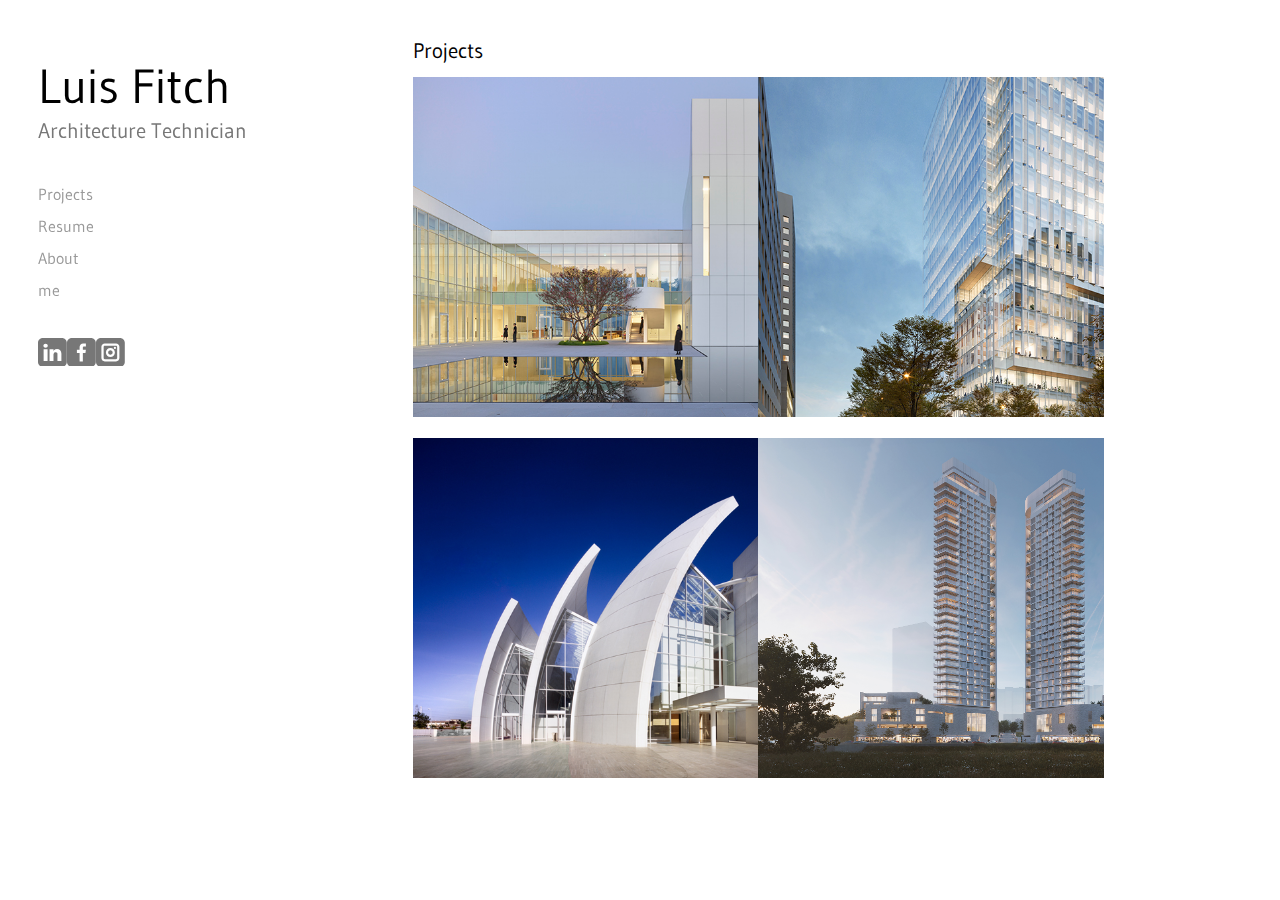
<file: index.html>
<!DOCTYPE html>
<html lang="en">
<head>
    <meta charset="UTF-8">
    <meta name="viewport" content="width=device-width, initial-scale=1.0">
    <title>Luis Fitch | Home</title>
    <link rel="stylesheet" href="index-style.css">
</head>
<body>
<main>
    <div class="wrapper">
        <span class="heading">Luis Fitch</span>
        <span class="sub-heading">Architecture Technician</span>
        <nav>
            <ul class="nav-menu">
                <li><a href="index.html">Projects</a></li>
                <li><a href="resume.html">Resume</a></li>
                <li><a href="about.html">About me</a></li>
            </ul>
        </nav>
        <ul class="social-media">
            <li>
                <a href="">
                    <svg height="24" id="svg4647" version="1.1" viewBox="0 0 6.3499999 6.3500002" width="24" xmlns="http://www.w3.org/2000/svg" xmlns:cc="http://creativecommons.org/ns#" xmlns:dc="http://purl.org/dc/elements/1.1/" xmlns:inkscape="http://www.inkscape.org/namespaces/inkscape" xmlns:rdf="http://www.w3.org/1999/02/22-rdf-syntax-ns#" xmlns:sodipodi="http://sodipodi.sourceforge.net/DTD/sodipodi-0.dtd" xmlns:svg="http://www.w3.org/2000/svg"><defs id="defs4641"/><g id="layer1" transform="translate(0,-290.64999)"><path d="M 1.058333,234.10475 C 0.47201702,234.10475 2.4999999e-8,234.57677 2.4999999e-8,235.16308 v 4.23334 c 0,0.58631 0.472016995000001,1.05833 1.058332975000001,1.05833 h 4.233334 c 0.586317,0 1.058333,-0.47202 1.058333,-1.05833 v -4.23334 c 0,-0.58631 -0.472016,-1.05833 -1.058333,-1.05833 z m 0.794267,1.05833 h 2.644283 c 0.435161,0 0.795301,0.35808 0.795301,0.79324 v 2.64635 c 0,0.43516 -0.36014,0.79271 -0.795301,0.79271 H 1.8526 c -0.435161,0 -0.794783,-0.35755 -0.794783,-0.79271 v -2.64635 c 0,-0.43516 0.359622,-0.79324 0.794783,-0.79324 z m 0,0.52969 c -0.151155,0 -0.265617,0.11239 -0.265617,0.26355 v 2.64635 c 0,0.15115 0.114462,0.26355 0.265617,0.26355 h 2.644283 c 0.151156,0 0.266134,-0.1124 0.266134,-0.26355 v -2.64635 c 0,-0.15116 -0.114978,-0.26355 -0.266134,-0.26355 z m 2.380734,0.26406 a 0.26458334,0.26458334 0 0 1 0.264583,0.26459 0.26458334,0.26458334 0 0 1 -0.264583,0.26458 0.26458334,0.26458334 0 0 1 -0.264584,-0.26458 0.26458334,0.26458334 0 0 1 0.264584,-0.26459 z M 3.175,236.22193 c 0.581368,0 1.058334,0.47697 1.058334,1.05834 0,0.58136 -0.476966,1.05885 -1.058334,1.05885 -0.581367,0 -1.05885,-0.47749 -1.05885,-1.05885 0,-0.58137 0.477483,-1.05834 1.05885,-1.05834 z m 0,0.52917 c -0.295384,0 -0.529683,0.23378 -0.529683,0.52917 0,0.29538 0.234299,0.52968 0.529683,0.52968 0.295385,0 0.529167,-0.2343 0.529167,-0.52968 0,-0.29539 -0.233782,-0.52917 -0.529167,-0.52917 z" id="rect4598" style="opacity:1;fill:#333333;fill-opacity:1;stroke:none;stroke-width:0.26458335;stroke-linecap:butt;stroke-linejoin:miter;stroke-miterlimit:4;stroke-dasharray:none;stroke-dashoffset:0;stroke-opacity:1"/><path d="M 1.058333,290.64999 C 0.47201602,290.64999 2.4999999e-8,291.12201 2.4999999e-8,291.70832 v 4.23334 c 0,0.58631 0.472015995000001,1.05833 1.058332975000001,1.05833 h 4.233333 c 0.586317,0 1.058334,-0.47202 1.058334,-1.05833 v -4.23334 c 0,-0.58631 -0.472017,-1.05833 -1.058334,-1.05833 z m 0.617016,1.26866 c 0.268058,-1e-4 0.485707,0.20104 0.485241,0.44855 -4.5e-5,0.24717 -0.217543,0.44762 -0.485241,0.44752 -0.267694,10e-5 -0.484679,-0.20035 -0.484724,-0.44752 -5.29e-4,-0.24751 0.216667,-0.44865 0.484724,-0.44855 z m 2.518709,1.1808 c 0.57412,0 0.965317,0.35647 0.965317,1.02733 v 1.60455 H 4.288626 v -1.60455 c 0,-0.17923 -0.105114,-0.35967 -0.390673,-0.35967 -0.478571,0 -0.480592,0.48161 -0.480592,0.65733 v 1.30689 H 2.546614 v -2.61327 h 0.870747 v 0.43563 c 0,0 0.213278,-0.45424 0.776697,-0.45424 z m -2.953824,0.0186 h 0.870747 v 2.61327 H 1.240234 Z"/></g></svg>
                </a>
            </li>            
            <li>
                <a href="">
                    <svg height="24" id="svg4647" version="1.1" viewBox="0 0 6.3499999 6.3500002" width="24" xmlns="http://www.w3.org/2000/svg" xmlns:cc="http://creativecommons.org/ns#" xmlns:dc="http://purl.org/dc/elements/1.1/" xmlns:inkscape="http://www.inkscape.org/namespaces/inkscape" xmlns:rdf="http://www.w3.org/1999/02/22-rdf-syntax-ns#" xmlns:sodipodi="http://sodipodi.sourceforge.net/DTD/sodipodi-0.dtd" xmlns:svg="http://www.w3.org/2000/svg"><defs id="defs4641"/><g id="layer1" transform="translate(0,-290.64999)"><path d="M 1.058333,234.10475 C 0.47201702,234.10475 2.4999999e-8,234.57677 2.4999999e-8,235.16308 v 4.23334 c 0,0.58631 0.472016995000001,1.05833 1.058332975000001,1.05833 h 4.233334 c 0.586317,0 1.058333,-0.47202 1.058333,-1.05833 v -4.23334 c 0,-0.58631 -0.472016,-1.05833 -1.058333,-1.05833 z m 0.794267,1.05833 h 2.644283 c 0.435161,0 0.795301,0.35808 0.795301,0.79324 v 2.64635 c 0,0.43516 -0.36014,0.79271 -0.795301,0.79271 H 1.8526 c -0.435161,0 -0.794783,-0.35755 -0.794783,-0.79271 v -2.64635 c 0,-0.43516 0.359622,-0.79324 0.794783,-0.79324 z m 0,0.52969 c -0.151155,0 -0.265617,0.11239 -0.265617,0.26355 v 2.64635 c 0,0.15115 0.114462,0.26355 0.265617,0.26355 h 2.644283 c 0.151156,0 0.266134,-0.1124 0.266134,-0.26355 v -2.64635 c 0,-0.15116 -0.114978,-0.26355 -0.266134,-0.26355 z m 2.380734,0.26406 a 0.26458334,0.26458334 0 0 1 0.264583,0.26459 0.26458334,0.26458334 0 0 1 -0.264583,0.26458 0.26458334,0.26458334 0 0 1 -0.264584,-0.26458 0.26458334,0.26458334 0 0 1 0.264584,-0.26459 z M 3.175,236.22193 c 0.581368,0 1.058334,0.47697 1.058334,1.05834 0,0.58136 -0.476966,1.05885 -1.058334,1.05885 -0.581367,0 -1.05885,-0.47749 -1.05885,-1.05885 0,-0.58137 0.477483,-1.05834 1.05885,-1.05834 z m 0,0.52917 c -0.295384,0 -0.529683,0.23378 -0.529683,0.52917 0,0.29538 0.234299,0.52968 0.529683,0.52968 0.295385,0 0.529167,-0.2343 0.529167,-0.52968 0,-0.29539 -0.233782,-0.52917 -0.529167,-0.52917 z" id="rect4598" style="opacity:1;fill:#333333;fill-opacity:1;stroke:none;stroke-width:0.26458335;stroke-linecap:butt;stroke-linejoin:miter;stroke-miterlimit:4;stroke-dasharray:none;stroke-dashoffset:0;stroke-opacity:1"/><path d="M 1.0583333,290.64999 C 0.4720167,290.64999 3.4999998e-8,291.12201 3.4999998e-8,291.70832 v 4.23334 c 0,0.58631 0.472016665000002,1.05833 1.058333265000002,1.05833 h 4.2333334 c 0.5863167,0 1.0583333,-0.47202 1.0583333,-1.05833 v -4.23334 c 0,-0.58631 -0.4720166,-1.05833 -1.0583333,-1.05833 z m 2.4933884,1.19063 h 0.6154658 v 0.66249 H 3.7263864 c -0.099801,0 -0.22996,0.0323 -0.22996,0.24804 v 0.47543 h 0.6707611 l -0.098703,0.71778 H 3.4964264 v 1.86501 H 2.7791595 v -1.86501 h -0.596347 v -0.71778 h 0.596347 v -0.61444 c 0,-0.4218 0.3507608,-0.77152 0.7725622,-0.77152 z"/></g></svg>
                </a>
            </li>
            <li>
                <a href="">
                    <svg height="24" id="svg4647" version="1.1" viewBox="0 0 6.3499999 6.3500002" width="24" xmlns="http://www.w3.org/2000/svg" xmlns:cc="http://creativecommons.org/ns#" xmlns:dc="http://purl.org/dc/elements/1.1/" xmlns:inkscape="http://www.inkscape.org/namespaces/inkscape" xmlns:rdf="http://www.w3.org/1999/02/22-rdf-syntax-ns#" xmlns:sodipodi="http://sodipodi.sourceforge.net/DTD/sodipodi-0.dtd" xmlns:svg="http://www.w3.org/2000/svg"><defs id="defs4641"/><g id="layer1" transform="translate(0,-290.64999)"><path d="M 1.058333,234.10475 C 0.47201702,234.10475 2.4999999e-8,234.57677 2.4999999e-8,235.16308 v 4.23334 c 0,0.58631 0.472016995000001,1.05833 1.058332975000001,1.05833 h 4.233334 c 0.586317,0 1.058333,-0.47202 1.058333,-1.05833 v -4.23334 c 0,-0.58631 -0.472016,-1.05833 -1.058333,-1.05833 z m 0.794267,1.05833 h 2.644283 c 0.435161,0 0.795301,0.35808 0.795301,0.79324 v 2.64635 c 0,0.43516 -0.36014,0.79271 -0.795301,0.79271 H 1.8526 c -0.435161,0 -0.794783,-0.35755 -0.794783,-0.79271 v -2.64635 c 0,-0.43516 0.359622,-0.79324 0.794783,-0.79324 z m 0,0.52969 c -0.151155,0 -0.265617,0.11239 -0.265617,0.26355 v 2.64635 c 0,0.15115 0.114462,0.26355 0.265617,0.26355 h 2.644283 c 0.151156,0 0.266134,-0.1124 0.266134,-0.26355 v -2.64635 c 0,-0.15116 -0.114978,-0.26355 -0.266134,-0.26355 z m 2.380734,0.26406 a 0.26458334,0.26458334 0 0 1 0.264583,0.26459 0.26458334,0.26458334 0 0 1 -0.264583,0.26458 0.26458334,0.26458334 0 0 1 -0.264584,-0.26458 0.26458334,0.26458334 0 0 1 0.264584,-0.26459 z M 3.175,236.22193 c 0.581368,0 1.058334,0.47697 1.058334,1.05834 0,0.58136 -0.476966,1.05885 -1.058334,1.05885 -0.581367,0 -1.05885,-0.47749 -1.05885,-1.05885 0,-0.58137 0.477483,-1.05834 1.05885,-1.05834 z m 0,0.52917 c -0.295384,0 -0.529683,0.23378 -0.529683,0.52917 0,0.29538 0.234299,0.52968 0.529683,0.52968 0.295385,0 0.529167,-0.2343 0.529167,-0.52968 0,-0.29539 -0.233782,-0.52917 -0.529167,-0.52917 z" id="rect4598" style="opacity:1;fill:#333333;fill-opacity:1;stroke:none;stroke-width:0.26458335;stroke-linecap:butt;stroke-linejoin:miter;stroke-miterlimit:4;stroke-dasharray:none;stroke-dashoffset:0;stroke-opacity:1"/><path d="M 1.0583333,290.64999 C 0.47201669,290.64999 1.9999998e-8,291.12201 1.9999998e-8,291.70832 v 4.23334 c 0,0.58631 0.472016670000002,1.05833 1.058333280000002,1.05833 h 4.2333334 c 0.5863167,0 1.0583333,-0.47202 1.0583333,-1.05833 v -4.23334 c 0,-0.58631 -0.4720166,-1.05833 -1.0583333,-1.05833 z m 0.8774669,1.19063 h 2.4783997 c 0.4078631,0 0.7451751,0.33731 0.7451751,0.74517 v 2.4784 c 0,0.40786 -0.337312,0.74518 -0.7451751,0.74518 H 1.9358002 c -0.4078632,0 -0.7451752,-0.33732 -0.7451752,-0.74518 v -2.4784 c 0,-0.40786 0.337312,-0.74517 0.7451752,-0.74517 z m 0,0.49609 c -0.1416738,0 -0.2490814,0.10741 -0.2490814,0.24908 v 2.4784 c 0,0.14168 0.1074049,0.24908 0.2490814,0.24908 h 2.4783997 c 0.1416738,0 0.2495973,-0.10741 0.2495973,-0.24908 v -2.4784 c 0,-0.14167 -0.1079235,-0.24908 -0.2495973,-0.24908 z m 2.2313873,0.24856 a 0.24798634,0.24798634 0 0 1 0.2480469,0.24753 0.24798634,0.24798634 0 0 1 -0.2480469,0.24805 0.24798634,0.24798634 0 0 1 -0.2480468,-0.24805 0.24798634,0.24798634 0 0 1 0.2480468,-0.24753 z M 3.175,292.8328 c 0.5448988,0 0.9921875,0.44729 0.9921875,0.99219 0,0.5449 -0.4472887,0.99219 -0.9921875,0.99219 -0.5448988,0 -0.9921875,-0.44729 -0.9921875,-0.99219 0,-0.5449 0.4472887,-0.99219 0.9921875,-0.99219 z m 0,0.49558 c -0.2768573,0 -0.4960937,0.21975 -0.4960937,0.49661 0,0.27686 0.2192364,0.49609 0.4960937,0.49609 0.2768547,0 0.4960938,-0.21923 0.4960938,-0.49609 0,-0.27686 -0.2192391,-0.49661 -0.4960938,-0.49661 z"/></g></svg>
                </a>
            </li>
        </ul>
        </div>   
        <article>
            <section>
                <div class="title">
                    <span>Projects</span>
                </div>
                <div class="img-row">
                    <div class="img-wrap">
                        <img src="./images/image-1.jpg" alt="">
                        <a href=""><div class="img-overlay">Project</div></a>
                    </div>
                    <div class="img-wrap">
                        <img src="./images/image-2.jpg" alt="">    
                        <a href=""><div class="img-overlay">Project</div></a>                            
                    </div>
                </div>
                <div class="img-row">
                    <div class="img-wrap">
                        <img src="./images/image-3.jpg" alt="">
                        <a href=""><div class="img-overlay">Project</div></a>                        
                    </div>
                    <div class="img-wrap">
                        <img src="./images/image-4.jpg" alt="">
                        <a href=""><div class="img-overlay">Project</div></a>                        
                    </div>
                </div>
                
            </section>
        </article>
    </main>
</body>
</html>
</file>
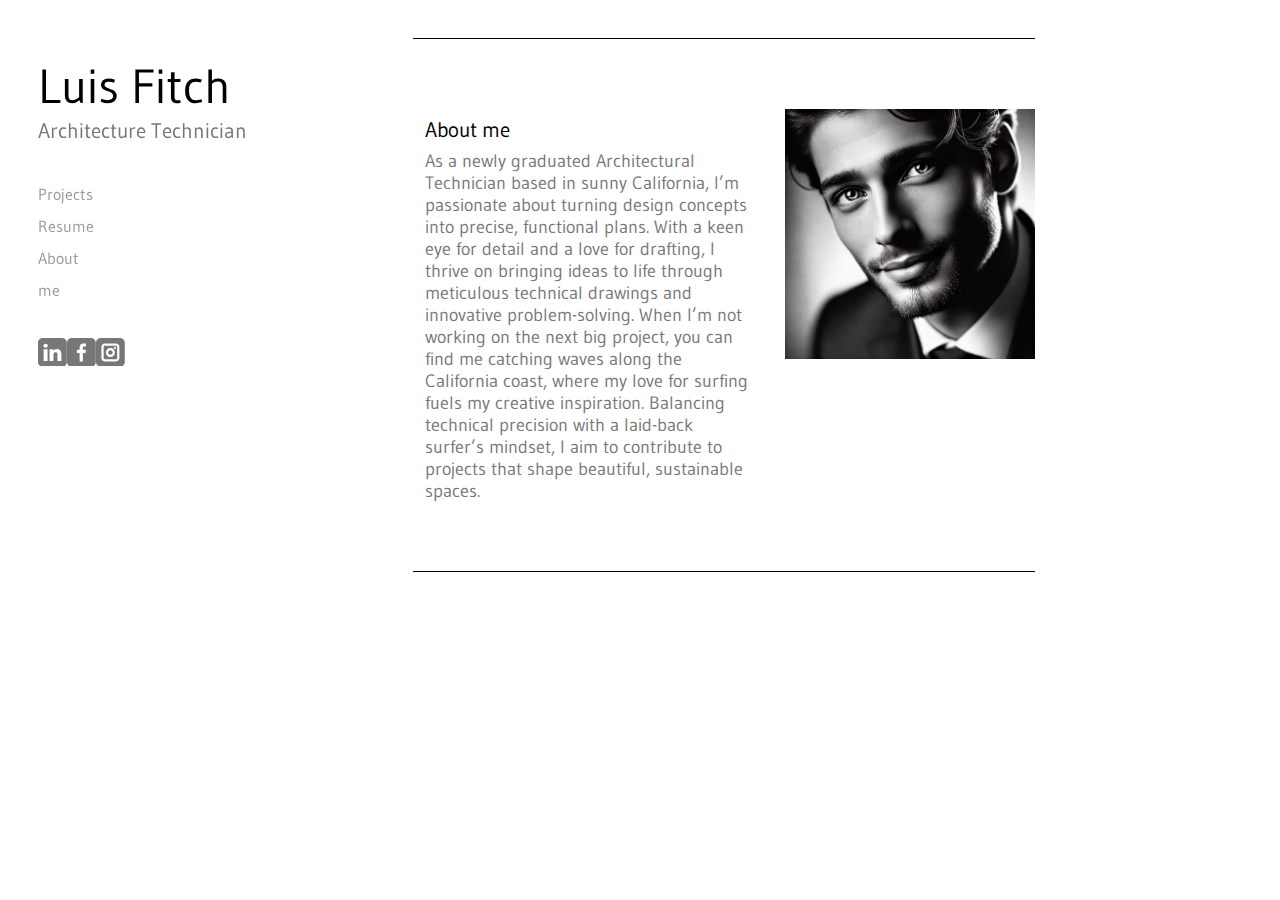
<file: about.html>
<!DOCTYPE html>
<html lang="en">
<head>
    <meta charset="UTF-8">
    <meta name="viewport" content="width=device-width, initial-scale=1.0">
    <title>Luis Fitch | about me</title>
    <link rel="stylesheet" href="index-style.css">
</head>
<body>
    <main>
        <div class="wrapper">
            <span class="heading">Luis Fitch</span>
            <span class="sub-heading">Architecture Technician</span>
            <nav>
                <ul class="nav-menu">
                    <li><a href="index.html">Projects</a></li>
                    <li><a href="resume.html">Resume</a></li>
                    <li><a href="about.html">About me</a></li>
                </ul>
            </nav>
            <ul class="social-media">
                <li>
                    <a href="">
                        <svg height="24" id="svg4647" version="1.1" viewBox="0 0 6.3499999 6.3500002" width="24" xmlns="http://www.w3.org/2000/svg" xmlns:cc="http://creativecommons.org/ns#" xmlns:dc="http://purl.org/dc/elements/1.1/" xmlns:inkscape="http://www.inkscape.org/namespaces/inkscape" xmlns:rdf="http://www.w3.org/1999/02/22-rdf-syntax-ns#" xmlns:sodipodi="http://sodipodi.sourceforge.net/DTD/sodipodi-0.dtd" xmlns:svg="http://www.w3.org/2000/svg"><defs id="defs4641"/><g id="layer1" transform="translate(0,-290.64999)"><path d="M 1.058333,234.10475 C 0.47201702,234.10475 2.4999999e-8,234.57677 2.4999999e-8,235.16308 v 4.23334 c 0,0.58631 0.472016995000001,1.05833 1.058332975000001,1.05833 h 4.233334 c 0.586317,0 1.058333,-0.47202 1.058333,-1.05833 v -4.23334 c 0,-0.58631 -0.472016,-1.05833 -1.058333,-1.05833 z m 0.794267,1.05833 h 2.644283 c 0.435161,0 0.795301,0.35808 0.795301,0.79324 v 2.64635 c 0,0.43516 -0.36014,0.79271 -0.795301,0.79271 H 1.8526 c -0.435161,0 -0.794783,-0.35755 -0.794783,-0.79271 v -2.64635 c 0,-0.43516 0.359622,-0.79324 0.794783,-0.79324 z m 0,0.52969 c -0.151155,0 -0.265617,0.11239 -0.265617,0.26355 v 2.64635 c 0,0.15115 0.114462,0.26355 0.265617,0.26355 h 2.644283 c 0.151156,0 0.266134,-0.1124 0.266134,-0.26355 v -2.64635 c 0,-0.15116 -0.114978,-0.26355 -0.266134,-0.26355 z m 2.380734,0.26406 a 0.26458334,0.26458334 0 0 1 0.264583,0.26459 0.26458334,0.26458334 0 0 1 -0.264583,0.26458 0.26458334,0.26458334 0 0 1 -0.264584,-0.26458 0.26458334,0.26458334 0 0 1 0.264584,-0.26459 z M 3.175,236.22193 c 0.581368,0 1.058334,0.47697 1.058334,1.05834 0,0.58136 -0.476966,1.05885 -1.058334,1.05885 -0.581367,0 -1.05885,-0.47749 -1.05885,-1.05885 0,-0.58137 0.477483,-1.05834 1.05885,-1.05834 z m 0,0.52917 c -0.295384,0 -0.529683,0.23378 -0.529683,0.52917 0,0.29538 0.234299,0.52968 0.529683,0.52968 0.295385,0 0.529167,-0.2343 0.529167,-0.52968 0,-0.29539 -0.233782,-0.52917 -0.529167,-0.52917 z" id="rect4598" style="opacity:1;fill:#333333;fill-opacity:1;stroke:none;stroke-width:0.26458335;stroke-linecap:butt;stroke-linejoin:miter;stroke-miterlimit:4;stroke-dasharray:none;stroke-dashoffset:0;stroke-opacity:1"/><path d="M 1.058333,290.64999 C 0.47201602,290.64999 2.4999999e-8,291.12201 2.4999999e-8,291.70832 v 4.23334 c 0,0.58631 0.472015995000001,1.05833 1.058332975000001,1.05833 h 4.233333 c 0.586317,0 1.058334,-0.47202 1.058334,-1.05833 v -4.23334 c 0,-0.58631 -0.472017,-1.05833 -1.058334,-1.05833 z m 0.617016,1.26866 c 0.268058,-1e-4 0.485707,0.20104 0.485241,0.44855 -4.5e-5,0.24717 -0.217543,0.44762 -0.485241,0.44752 -0.267694,10e-5 -0.484679,-0.20035 -0.484724,-0.44752 -5.29e-4,-0.24751 0.216667,-0.44865 0.484724,-0.44855 z m 2.518709,1.1808 c 0.57412,0 0.965317,0.35647 0.965317,1.02733 v 1.60455 H 4.288626 v -1.60455 c 0,-0.17923 -0.105114,-0.35967 -0.390673,-0.35967 -0.478571,0 -0.480592,0.48161 -0.480592,0.65733 v 1.30689 H 2.546614 v -2.61327 h 0.870747 v 0.43563 c 0,0 0.213278,-0.45424 0.776697,-0.45424 z m -2.953824,0.0186 h 0.870747 v 2.61327 H 1.240234 Z"/></g></svg>
                    </a>
                </li>            
                <li>
                    <a href="">
                        <svg height="24" id="svg4647" version="1.1" viewBox="0 0 6.3499999 6.3500002" width="24" xmlns="http://www.w3.org/2000/svg" xmlns:cc="http://creativecommons.org/ns#" xmlns:dc="http://purl.org/dc/elements/1.1/" xmlns:inkscape="http://www.inkscape.org/namespaces/inkscape" xmlns:rdf="http://www.w3.org/1999/02/22-rdf-syntax-ns#" xmlns:sodipodi="http://sodipodi.sourceforge.net/DTD/sodipodi-0.dtd" xmlns:svg="http://www.w3.org/2000/svg"><defs id="defs4641"/><g id="layer1" transform="translate(0,-290.64999)"><path d="M 1.058333,234.10475 C 0.47201702,234.10475 2.4999999e-8,234.57677 2.4999999e-8,235.16308 v 4.23334 c 0,0.58631 0.472016995000001,1.05833 1.058332975000001,1.05833 h 4.233334 c 0.586317,0 1.058333,-0.47202 1.058333,-1.05833 v -4.23334 c 0,-0.58631 -0.472016,-1.05833 -1.058333,-1.05833 z m 0.794267,1.05833 h 2.644283 c 0.435161,0 0.795301,0.35808 0.795301,0.79324 v 2.64635 c 0,0.43516 -0.36014,0.79271 -0.795301,0.79271 H 1.8526 c -0.435161,0 -0.794783,-0.35755 -0.794783,-0.79271 v -2.64635 c 0,-0.43516 0.359622,-0.79324 0.794783,-0.79324 z m 0,0.52969 c -0.151155,0 -0.265617,0.11239 -0.265617,0.26355 v 2.64635 c 0,0.15115 0.114462,0.26355 0.265617,0.26355 h 2.644283 c 0.151156,0 0.266134,-0.1124 0.266134,-0.26355 v -2.64635 c 0,-0.15116 -0.114978,-0.26355 -0.266134,-0.26355 z m 2.380734,0.26406 a 0.26458334,0.26458334 0 0 1 0.264583,0.26459 0.26458334,0.26458334 0 0 1 -0.264583,0.26458 0.26458334,0.26458334 0 0 1 -0.264584,-0.26458 0.26458334,0.26458334 0 0 1 0.264584,-0.26459 z M 3.175,236.22193 c 0.581368,0 1.058334,0.47697 1.058334,1.05834 0,0.58136 -0.476966,1.05885 -1.058334,1.05885 -0.581367,0 -1.05885,-0.47749 -1.05885,-1.05885 0,-0.58137 0.477483,-1.05834 1.05885,-1.05834 z m 0,0.52917 c -0.295384,0 -0.529683,0.23378 -0.529683,0.52917 0,0.29538 0.234299,0.52968 0.529683,0.52968 0.295385,0 0.529167,-0.2343 0.529167,-0.52968 0,-0.29539 -0.233782,-0.52917 -0.529167,-0.52917 z" id="rect4598" style="opacity:1;fill:#333333;fill-opacity:1;stroke:none;stroke-width:0.26458335;stroke-linecap:butt;stroke-linejoin:miter;stroke-miterlimit:4;stroke-dasharray:none;stroke-dashoffset:0;stroke-opacity:1"/><path d="M 1.0583333,290.64999 C 0.4720167,290.64999 3.4999998e-8,291.12201 3.4999998e-8,291.70832 v 4.23334 c 0,0.58631 0.472016665000002,1.05833 1.058333265000002,1.05833 h 4.2333334 c 0.5863167,0 1.0583333,-0.47202 1.0583333,-1.05833 v -4.23334 c 0,-0.58631 -0.4720166,-1.05833 -1.0583333,-1.05833 z m 2.4933884,1.19063 h 0.6154658 v 0.66249 H 3.7263864 c -0.099801,0 -0.22996,0.0323 -0.22996,0.24804 v 0.47543 h 0.6707611 l -0.098703,0.71778 H 3.4964264 v 1.86501 H 2.7791595 v -1.86501 h -0.596347 v -0.71778 h 0.596347 v -0.61444 c 0,-0.4218 0.3507608,-0.77152 0.7725622,-0.77152 z"/></g></svg>
                    </a>
                </li>
                <li>
                    <a href="">
                        <svg height="24" id="svg4647" version="1.1" viewBox="0 0 6.3499999 6.3500002" width="24" xmlns="http://www.w3.org/2000/svg" xmlns:cc="http://creativecommons.org/ns#" xmlns:dc="http://purl.org/dc/elements/1.1/" xmlns:inkscape="http://www.inkscape.org/namespaces/inkscape" xmlns:rdf="http://www.w3.org/1999/02/22-rdf-syntax-ns#" xmlns:sodipodi="http://sodipodi.sourceforge.net/DTD/sodipodi-0.dtd" xmlns:svg="http://www.w3.org/2000/svg"><defs id="defs4641"/><g id="layer1" transform="translate(0,-290.64999)"><path d="M 1.058333,234.10475 C 0.47201702,234.10475 2.4999999e-8,234.57677 2.4999999e-8,235.16308 v 4.23334 c 0,0.58631 0.472016995000001,1.05833 1.058332975000001,1.05833 h 4.233334 c 0.586317,0 1.058333,-0.47202 1.058333,-1.05833 v -4.23334 c 0,-0.58631 -0.472016,-1.05833 -1.058333,-1.05833 z m 0.794267,1.05833 h 2.644283 c 0.435161,0 0.795301,0.35808 0.795301,0.79324 v 2.64635 c 0,0.43516 -0.36014,0.79271 -0.795301,0.79271 H 1.8526 c -0.435161,0 -0.794783,-0.35755 -0.794783,-0.79271 v -2.64635 c 0,-0.43516 0.359622,-0.79324 0.794783,-0.79324 z m 0,0.52969 c -0.151155,0 -0.265617,0.11239 -0.265617,0.26355 v 2.64635 c 0,0.15115 0.114462,0.26355 0.265617,0.26355 h 2.644283 c 0.151156,0 0.266134,-0.1124 0.266134,-0.26355 v -2.64635 c 0,-0.15116 -0.114978,-0.26355 -0.266134,-0.26355 z m 2.380734,0.26406 a 0.26458334,0.26458334 0 0 1 0.264583,0.26459 0.26458334,0.26458334 0 0 1 -0.264583,0.26458 0.26458334,0.26458334 0 0 1 -0.264584,-0.26458 0.26458334,0.26458334 0 0 1 0.264584,-0.26459 z M 3.175,236.22193 c 0.581368,0 1.058334,0.47697 1.058334,1.05834 0,0.58136 -0.476966,1.05885 -1.058334,1.05885 -0.581367,0 -1.05885,-0.47749 -1.05885,-1.05885 0,-0.58137 0.477483,-1.05834 1.05885,-1.05834 z m 0,0.52917 c -0.295384,0 -0.529683,0.23378 -0.529683,0.52917 0,0.29538 0.234299,0.52968 0.529683,0.52968 0.295385,0 0.529167,-0.2343 0.529167,-0.52968 0,-0.29539 -0.233782,-0.52917 -0.529167,-0.52917 z" id="rect4598" style="opacity:1;fill:#333333;fill-opacity:1;stroke:none;stroke-width:0.26458335;stroke-linecap:butt;stroke-linejoin:miter;stroke-miterlimit:4;stroke-dasharray:none;stroke-dashoffset:0;stroke-opacity:1"/><path d="M 1.0583333,290.64999 C 0.47201669,290.64999 1.9999998e-8,291.12201 1.9999998e-8,291.70832 v 4.23334 c 0,0.58631 0.472016670000002,1.05833 1.058333280000002,1.05833 h 4.2333334 c 0.5863167,0 1.0583333,-0.47202 1.0583333,-1.05833 v -4.23334 c 0,-0.58631 -0.4720166,-1.05833 -1.0583333,-1.05833 z m 0.8774669,1.19063 h 2.4783997 c 0.4078631,0 0.7451751,0.33731 0.7451751,0.74517 v 2.4784 c 0,0.40786 -0.337312,0.74518 -0.7451751,0.74518 H 1.9358002 c -0.4078632,0 -0.7451752,-0.33732 -0.7451752,-0.74518 v -2.4784 c 0,-0.40786 0.337312,-0.74517 0.7451752,-0.74517 z m 0,0.49609 c -0.1416738,0 -0.2490814,0.10741 -0.2490814,0.24908 v 2.4784 c 0,0.14168 0.1074049,0.24908 0.2490814,0.24908 h 2.4783997 c 0.1416738,0 0.2495973,-0.10741 0.2495973,-0.24908 v -2.4784 c 0,-0.14167 -0.1079235,-0.24908 -0.2495973,-0.24908 z m 2.2313873,0.24856 a 0.24798634,0.24798634 0 0 1 0.2480469,0.24753 0.24798634,0.24798634 0 0 1 -0.2480469,0.24805 0.24798634,0.24798634 0 0 1 -0.2480468,-0.24805 0.24798634,0.24798634 0 0 1 0.2480468,-0.24753 z M 3.175,292.8328 c 0.5448988,0 0.9921875,0.44729 0.9921875,0.99219 0,0.5449 -0.4472887,0.99219 -0.9921875,0.99219 -0.5448988,0 -0.9921875,-0.44729 -0.9921875,-0.99219 0,-0.5449 0.4472887,-0.99219 0.9921875,-0.99219 z m 0,0.49558 c -0.2768573,0 -0.4960937,0.21975 -0.4960937,0.49661 0,0.27686 0.2192364,0.49609 0.4960937,0.49609 0.2768547,0 0.4960938,-0.21923 0.4960938,-0.49609 0,-0.27686 -0.2192391,-0.49661 -0.4960938,-0.49661 z"/></g></svg>
                    </a>
                </li>
            </ul>
            </div>   
            <article>
                <section>
                    <div class="underline"></div>
                    <div class="about-me">
                        <div class="text-wrap">
                            <span>About me</span>
                            <p>As a newly graduated Architectural Technician based in sunny California, I’m passionate about turning 
                                design concepts into precise, functional plans. With a keen eye for detail and a love for drafting, 
                                I thrive on bringing ideas to life through meticulous technical drawings and innovative problem-solving. 
                                When I’m not working on the next big project, you can find me catching waves along the California coast, 
                                where my love for surfing fuels my creative inspiration. Balancing technical precision with a 
                                laid-back surfer’s mindset, I aim to contribute to projects that shape beautiful, sustainable spaces.</p>
                        </div>
                        <div class="portrait-wrap">
                            <img src="./images/about-imgs/buffer.jpeg" alt="">
                        </div>
                    </div>
                    <div class="underline"></div>
                </section>
            </article>
        </main>
    
</body>
</html>
</file>
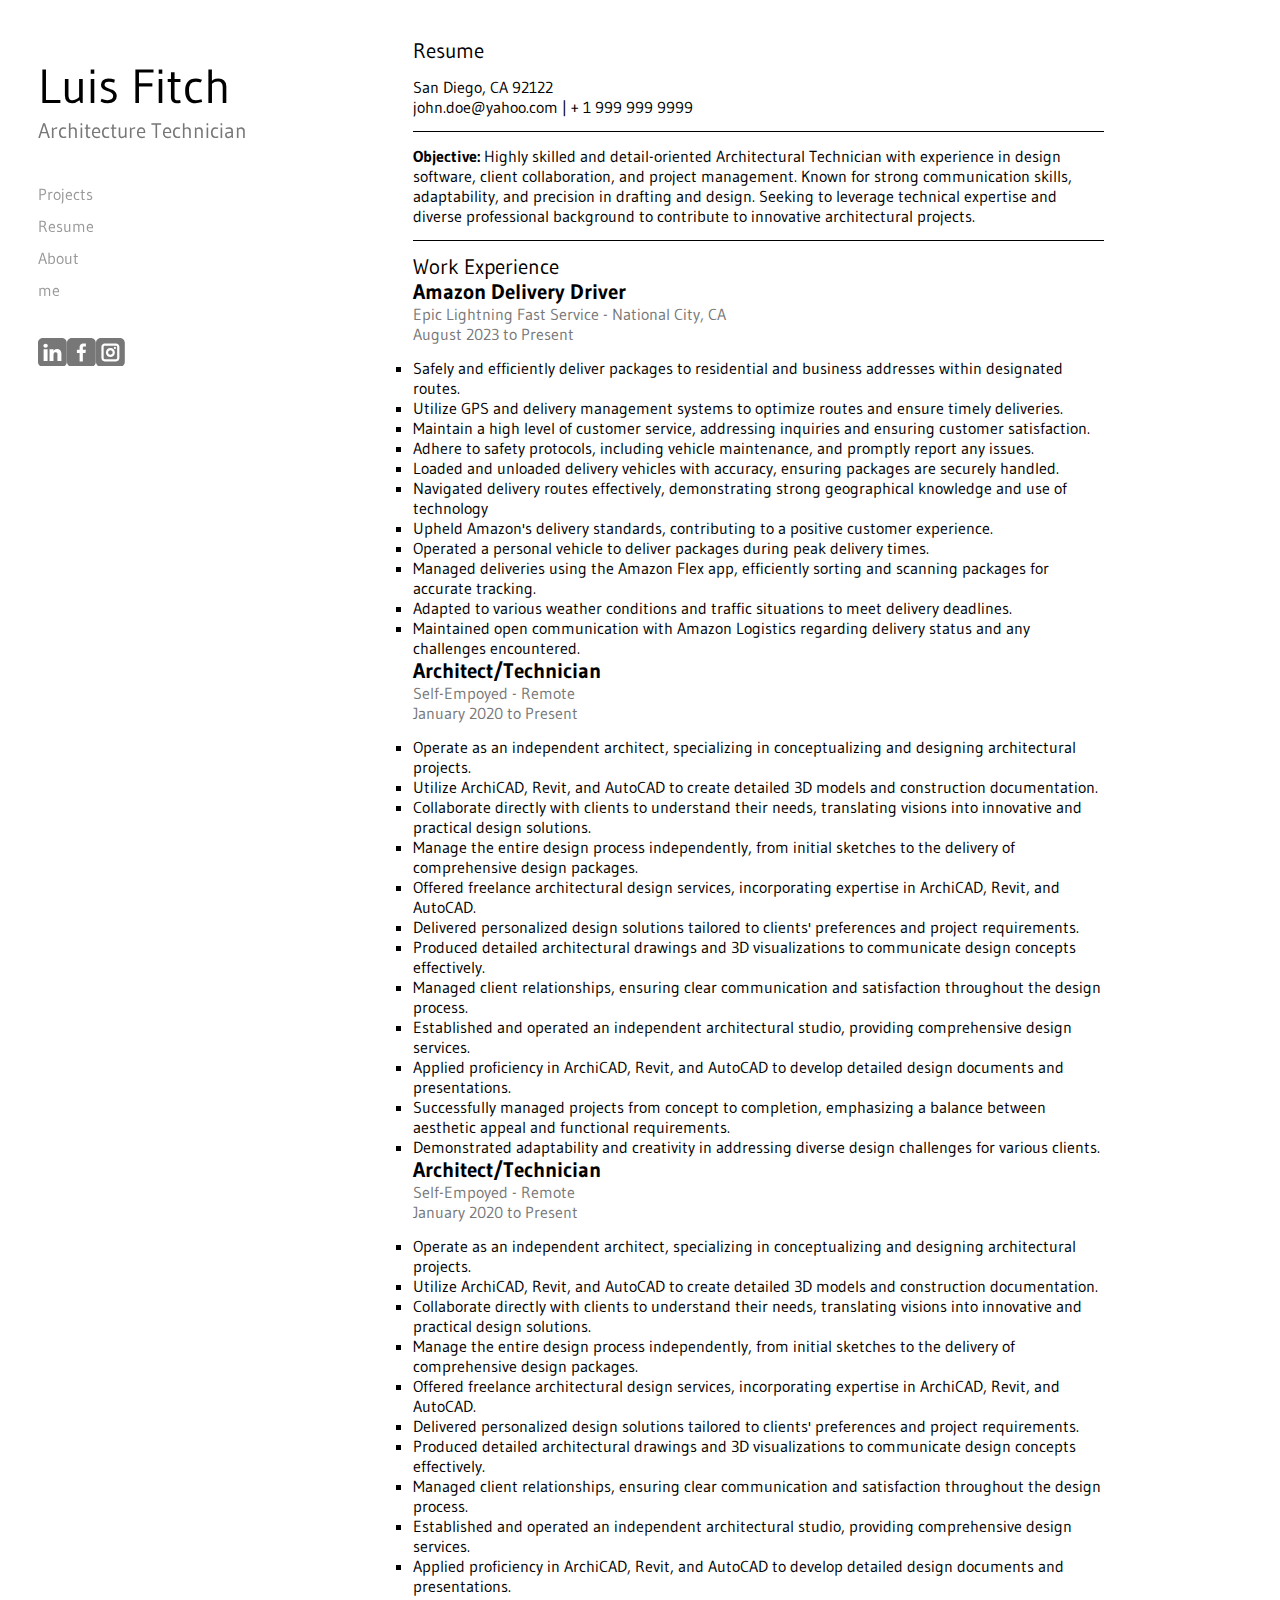
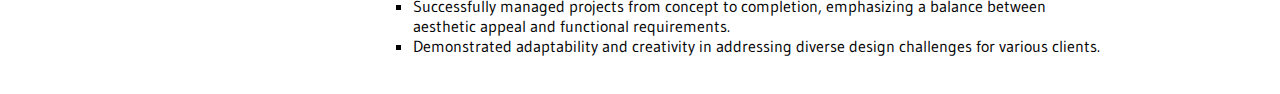
<file: resume.html>
<!DOCTYPE html>
<html lang="en">
<head>
    <meta charset="UTF-8">
    <meta name="viewport" content="width=device-width, initial-scale=1.0">
    <title>Luis Fitch | Resume</title>
    <link rel="stylesheet" href="index-style.css">
</head>
<body>
    <main>
        <div class="wrapper">
            <span class="heading">Luis Fitch</span>
            <span class="sub-heading">Architecture Technician</span>
            <nav>
                <ul class="nav-menu">
                    <li><a href="index.html">Projects</a></li>
                    <li><a href="resume.html">Resume</a></li>
                    <li><a href="about.html">About me</a></li>
                </ul>
            </nav>
            <ul class="social-media">
                <li>
                    <a href="">
                        <svg height="24" id="svg4647" version="1.1" viewBox="0 0 6.3499999 6.3500002" width="24" xmlns="http://www.w3.org/2000/svg" xmlns:cc="http://creativecommons.org/ns#" xmlns:dc="http://purl.org/dc/elements/1.1/" xmlns:inkscape="http://www.inkscape.org/namespaces/inkscape" xmlns:rdf="http://www.w3.org/1999/02/22-rdf-syntax-ns#" xmlns:sodipodi="http://sodipodi.sourceforge.net/DTD/sodipodi-0.dtd" xmlns:svg="http://www.w3.org/2000/svg"><defs id="defs4641"/><g id="layer1" transform="translate(0,-290.64999)"><path d="M 1.058333,234.10475 C 0.47201702,234.10475 2.4999999e-8,234.57677 2.4999999e-8,235.16308 v 4.23334 c 0,0.58631 0.472016995000001,1.05833 1.058332975000001,1.05833 h 4.233334 c 0.586317,0 1.058333,-0.47202 1.058333,-1.05833 v -4.23334 c 0,-0.58631 -0.472016,-1.05833 -1.058333,-1.05833 z m 0.794267,1.05833 h 2.644283 c 0.435161,0 0.795301,0.35808 0.795301,0.79324 v 2.64635 c 0,0.43516 -0.36014,0.79271 -0.795301,0.79271 H 1.8526 c -0.435161,0 -0.794783,-0.35755 -0.794783,-0.79271 v -2.64635 c 0,-0.43516 0.359622,-0.79324 0.794783,-0.79324 z m 0,0.52969 c -0.151155,0 -0.265617,0.11239 -0.265617,0.26355 v 2.64635 c 0,0.15115 0.114462,0.26355 0.265617,0.26355 h 2.644283 c 0.151156,0 0.266134,-0.1124 0.266134,-0.26355 v -2.64635 c 0,-0.15116 -0.114978,-0.26355 -0.266134,-0.26355 z m 2.380734,0.26406 a 0.26458334,0.26458334 0 0 1 0.264583,0.26459 0.26458334,0.26458334 0 0 1 -0.264583,0.26458 0.26458334,0.26458334 0 0 1 -0.264584,-0.26458 0.26458334,0.26458334 0 0 1 0.264584,-0.26459 z M 3.175,236.22193 c 0.581368,0 1.058334,0.47697 1.058334,1.05834 0,0.58136 -0.476966,1.05885 -1.058334,1.05885 -0.581367,0 -1.05885,-0.47749 -1.05885,-1.05885 0,-0.58137 0.477483,-1.05834 1.05885,-1.05834 z m 0,0.52917 c -0.295384,0 -0.529683,0.23378 -0.529683,0.52917 0,0.29538 0.234299,0.52968 0.529683,0.52968 0.295385,0 0.529167,-0.2343 0.529167,-0.52968 0,-0.29539 -0.233782,-0.52917 -0.529167,-0.52917 z" id="rect4598" style="opacity:1;fill:#333333;fill-opacity:1;stroke:none;stroke-width:0.26458335;stroke-linecap:butt;stroke-linejoin:miter;stroke-miterlimit:4;stroke-dasharray:none;stroke-dashoffset:0;stroke-opacity:1"/><path d="M 1.058333,290.64999 C 0.47201602,290.64999 2.4999999e-8,291.12201 2.4999999e-8,291.70832 v 4.23334 c 0,0.58631 0.472015995000001,1.05833 1.058332975000001,1.05833 h 4.233333 c 0.586317,0 1.058334,-0.47202 1.058334,-1.05833 v -4.23334 c 0,-0.58631 -0.472017,-1.05833 -1.058334,-1.05833 z m 0.617016,1.26866 c 0.268058,-1e-4 0.485707,0.20104 0.485241,0.44855 -4.5e-5,0.24717 -0.217543,0.44762 -0.485241,0.44752 -0.267694,10e-5 -0.484679,-0.20035 -0.484724,-0.44752 -5.29e-4,-0.24751 0.216667,-0.44865 0.484724,-0.44855 z m 2.518709,1.1808 c 0.57412,0 0.965317,0.35647 0.965317,1.02733 v 1.60455 H 4.288626 v -1.60455 c 0,-0.17923 -0.105114,-0.35967 -0.390673,-0.35967 -0.478571,0 -0.480592,0.48161 -0.480592,0.65733 v 1.30689 H 2.546614 v -2.61327 h 0.870747 v 0.43563 c 0,0 0.213278,-0.45424 0.776697,-0.45424 z m -2.953824,0.0186 h 0.870747 v 2.61327 H 1.240234 Z"/></g></svg>
                    </a>
                </li>            
                <li>
                    <a href="">
                        <svg height="24" id="svg4647" version="1.1" viewBox="0 0 6.3499999 6.3500002" width="24" xmlns="http://www.w3.org/2000/svg" xmlns:cc="http://creativecommons.org/ns#" xmlns:dc="http://purl.org/dc/elements/1.1/" xmlns:inkscape="http://www.inkscape.org/namespaces/inkscape" xmlns:rdf="http://www.w3.org/1999/02/22-rdf-syntax-ns#" xmlns:sodipodi="http://sodipodi.sourceforge.net/DTD/sodipodi-0.dtd" xmlns:svg="http://www.w3.org/2000/svg"><defs id="defs4641"/><g id="layer1" transform="translate(0,-290.64999)"><path d="M 1.058333,234.10475 C 0.47201702,234.10475 2.4999999e-8,234.57677 2.4999999e-8,235.16308 v 4.23334 c 0,0.58631 0.472016995000001,1.05833 1.058332975000001,1.05833 h 4.233334 c 0.586317,0 1.058333,-0.47202 1.058333,-1.05833 v -4.23334 c 0,-0.58631 -0.472016,-1.05833 -1.058333,-1.05833 z m 0.794267,1.05833 h 2.644283 c 0.435161,0 0.795301,0.35808 0.795301,0.79324 v 2.64635 c 0,0.43516 -0.36014,0.79271 -0.795301,0.79271 H 1.8526 c -0.435161,0 -0.794783,-0.35755 -0.794783,-0.79271 v -2.64635 c 0,-0.43516 0.359622,-0.79324 0.794783,-0.79324 z m 0,0.52969 c -0.151155,0 -0.265617,0.11239 -0.265617,0.26355 v 2.64635 c 0,0.15115 0.114462,0.26355 0.265617,0.26355 h 2.644283 c 0.151156,0 0.266134,-0.1124 0.266134,-0.26355 v -2.64635 c 0,-0.15116 -0.114978,-0.26355 -0.266134,-0.26355 z m 2.380734,0.26406 a 0.26458334,0.26458334 0 0 1 0.264583,0.26459 0.26458334,0.26458334 0 0 1 -0.264583,0.26458 0.26458334,0.26458334 0 0 1 -0.264584,-0.26458 0.26458334,0.26458334 0 0 1 0.264584,-0.26459 z M 3.175,236.22193 c 0.581368,0 1.058334,0.47697 1.058334,1.05834 0,0.58136 -0.476966,1.05885 -1.058334,1.05885 -0.581367,0 -1.05885,-0.47749 -1.05885,-1.05885 0,-0.58137 0.477483,-1.05834 1.05885,-1.05834 z m 0,0.52917 c -0.295384,0 -0.529683,0.23378 -0.529683,0.52917 0,0.29538 0.234299,0.52968 0.529683,0.52968 0.295385,0 0.529167,-0.2343 0.529167,-0.52968 0,-0.29539 -0.233782,-0.52917 -0.529167,-0.52917 z" id="rect4598" style="opacity:1;fill:#333333;fill-opacity:1;stroke:none;stroke-width:0.26458335;stroke-linecap:butt;stroke-linejoin:miter;stroke-miterlimit:4;stroke-dasharray:none;stroke-dashoffset:0;stroke-opacity:1"/><path d="M 1.0583333,290.64999 C 0.4720167,290.64999 3.4999998e-8,291.12201 3.4999998e-8,291.70832 v 4.23334 c 0,0.58631 0.472016665000002,1.05833 1.058333265000002,1.05833 h 4.2333334 c 0.5863167,0 1.0583333,-0.47202 1.0583333,-1.05833 v -4.23334 c 0,-0.58631 -0.4720166,-1.05833 -1.0583333,-1.05833 z m 2.4933884,1.19063 h 0.6154658 v 0.66249 H 3.7263864 c -0.099801,0 -0.22996,0.0323 -0.22996,0.24804 v 0.47543 h 0.6707611 l -0.098703,0.71778 H 3.4964264 v 1.86501 H 2.7791595 v -1.86501 h -0.596347 v -0.71778 h 0.596347 v -0.61444 c 0,-0.4218 0.3507608,-0.77152 0.7725622,-0.77152 z"/></g></svg>
                    </a>
                </li>
                <li>
                    <a href="">
                        <svg height="24" id="svg4647" version="1.1" viewBox="0 0 6.3499999 6.3500002" width="24" xmlns="http://www.w3.org/2000/svg" xmlns:cc="http://creativecommons.org/ns#" xmlns:dc="http://purl.org/dc/elements/1.1/" xmlns:inkscape="http://www.inkscape.org/namespaces/inkscape" xmlns:rdf="http://www.w3.org/1999/02/22-rdf-syntax-ns#" xmlns:sodipodi="http://sodipodi.sourceforge.net/DTD/sodipodi-0.dtd" xmlns:svg="http://www.w3.org/2000/svg"><defs id="defs4641"/><g id="layer1" transform="translate(0,-290.64999)"><path d="M 1.058333,234.10475 C 0.47201702,234.10475 2.4999999e-8,234.57677 2.4999999e-8,235.16308 v 4.23334 c 0,0.58631 0.472016995000001,1.05833 1.058332975000001,1.05833 h 4.233334 c 0.586317,0 1.058333,-0.47202 1.058333,-1.05833 v -4.23334 c 0,-0.58631 -0.472016,-1.05833 -1.058333,-1.05833 z m 0.794267,1.05833 h 2.644283 c 0.435161,0 0.795301,0.35808 0.795301,0.79324 v 2.64635 c 0,0.43516 -0.36014,0.79271 -0.795301,0.79271 H 1.8526 c -0.435161,0 -0.794783,-0.35755 -0.794783,-0.79271 v -2.64635 c 0,-0.43516 0.359622,-0.79324 0.794783,-0.79324 z m 0,0.52969 c -0.151155,0 -0.265617,0.11239 -0.265617,0.26355 v 2.64635 c 0,0.15115 0.114462,0.26355 0.265617,0.26355 h 2.644283 c 0.151156,0 0.266134,-0.1124 0.266134,-0.26355 v -2.64635 c 0,-0.15116 -0.114978,-0.26355 -0.266134,-0.26355 z m 2.380734,0.26406 a 0.26458334,0.26458334 0 0 1 0.264583,0.26459 0.26458334,0.26458334 0 0 1 -0.264583,0.26458 0.26458334,0.26458334 0 0 1 -0.264584,-0.26458 0.26458334,0.26458334 0 0 1 0.264584,-0.26459 z M 3.175,236.22193 c 0.581368,0 1.058334,0.47697 1.058334,1.05834 0,0.58136 -0.476966,1.05885 -1.058334,1.05885 -0.581367,0 -1.05885,-0.47749 -1.05885,-1.05885 0,-0.58137 0.477483,-1.05834 1.05885,-1.05834 z m 0,0.52917 c -0.295384,0 -0.529683,0.23378 -0.529683,0.52917 0,0.29538 0.234299,0.52968 0.529683,0.52968 0.295385,0 0.529167,-0.2343 0.529167,-0.52968 0,-0.29539 -0.233782,-0.52917 -0.529167,-0.52917 z" id="rect4598" style="opacity:1;fill:#333333;fill-opacity:1;stroke:none;stroke-width:0.26458335;stroke-linecap:butt;stroke-linejoin:miter;stroke-miterlimit:4;stroke-dasharray:none;stroke-dashoffset:0;stroke-opacity:1"/><path d="M 1.0583333,290.64999 C 0.47201669,290.64999 1.9999998e-8,291.12201 1.9999998e-8,291.70832 v 4.23334 c 0,0.58631 0.472016670000002,1.05833 1.058333280000002,1.05833 h 4.2333334 c 0.5863167,0 1.0583333,-0.47202 1.0583333,-1.05833 v -4.23334 c 0,-0.58631 -0.4720166,-1.05833 -1.0583333,-1.05833 z m 0.8774669,1.19063 h 2.4783997 c 0.4078631,0 0.7451751,0.33731 0.7451751,0.74517 v 2.4784 c 0,0.40786 -0.337312,0.74518 -0.7451751,0.74518 H 1.9358002 c -0.4078632,0 -0.7451752,-0.33732 -0.7451752,-0.74518 v -2.4784 c 0,-0.40786 0.337312,-0.74517 0.7451752,-0.74517 z m 0,0.49609 c -0.1416738,0 -0.2490814,0.10741 -0.2490814,0.24908 v 2.4784 c 0,0.14168 0.1074049,0.24908 0.2490814,0.24908 h 2.4783997 c 0.1416738,0 0.2495973,-0.10741 0.2495973,-0.24908 v -2.4784 c 0,-0.14167 -0.1079235,-0.24908 -0.2495973,-0.24908 z m 2.2313873,0.24856 a 0.24798634,0.24798634 0 0 1 0.2480469,0.24753 0.24798634,0.24798634 0 0 1 -0.2480469,0.24805 0.24798634,0.24798634 0 0 1 -0.2480468,-0.24805 0.24798634,0.24798634 0 0 1 0.2480468,-0.24753 z M 3.175,292.8328 c 0.5448988,0 0.9921875,0.44729 0.9921875,0.99219 0,0.5449 -0.4472887,0.99219 -0.9921875,0.99219 -0.5448988,0 -0.9921875,-0.44729 -0.9921875,-0.99219 0,-0.5449 0.4472887,-0.99219 0.9921875,-0.99219 z m 0,0.49558 c -0.2768573,0 -0.4960937,0.21975 -0.4960937,0.49661 0,0.27686 0.2192364,0.49609 0.4960937,0.49609 0.2768547,0 0.4960938,-0.21923 0.4960938,-0.49609 0,-0.27686 -0.2192391,-0.49661 -0.4960938,-0.49661 z"/></g></svg>
                    </a>
                </li>
            </ul>
            </div>  
            
            <article>
                <section>
                    <div class="title">
                        <span>Resume</span>
                    </div>
                    <div class="contact">
                        <span>San Diego, CA 92122</span>
                        <span> <a href="">john.doe@yahoo.com</a> | + 1 999 999 9999</span>
                    </div>

                    <div class="line"></div>

                    <div class="objective">
                        <p>
                        <strong>Objective:</strong> Highly skilled and detail-oriented Architectural Technician with experience in design software,
                        client collaboration, and project management. Known for strong communication skills, adaptability, and precision in drafting and design. Seeking to 
                        leverage technical expertise and diverse professional background to contribute to innovative
                        architectural projects.
                        </p>
                    </div>

                    <div class="line"></div>

                    <div class="experience-title">
                        <span>Work Experience</span>
                    </div>

                    
                    <div class="experience-description">
                        <span class="exp-sub-title">Amazon Delivery Driver</span>
                        <span class="address">Epic Lightning Fast Service - National City, CA</span>
                        <span class="dates">August 2023 to Present</span>
                        <ul class="exp-list">
                            <li class="exp-duties">Safely and efficiently deliver packages to residential and business addresses within designated routes.</li>
                            <li class="exp-duties">Utilize GPS and delivery management systems to optimize routes and ensure timely deliveries.</li>
                            <li class="exp-duties">Maintain a high level of customer service, addressing inquiries and ensuring customer satisfaction.</li>
                            <li class="exp-duties">Adhere to safety protocols, including vehicle maintenance, and promptly report any issues.</li>
                            <li class="exp-duties">Loaded and unloaded delivery vehicles with accuracy, ensuring packages are securely handled.</li>
                            <li class="exp-duties">Navigated delivery routes effectively, demonstrating strong geographical knowledge and use of
                                                    technology</li>
                            <li class="exp-duties">Upheld Amazon's delivery standards, contributing to a positive customer experience.</li>
                            <li class="exp-duties">Operated a personal vehicle to deliver packages during peak delivery times.</li>
                            <li class="exp-duties">Managed deliveries using the Amazon Flex app, efficiently sorting and scanning packages for accurate
                                                    tracking.</li>
                            <li class="exp-duties">Adapted to various weather conditions and traffic situations to meet delivery deadlines.</li>
                            <li class="exp-duties">Maintained open communication with Amazon Logistics regarding delivery status and any challenges
                                                    encountered.</li>

                        </ul>

                        <span class="exp-sub-title">Architect/Technician</span>
                        <span class="address">Self-Empoyed - Remote</span>
                        <span class="dates">January 2020 to Present</span>
                        <ul class="exp-list">
                            <li class="exp-duties">Operate as an independent architect, specializing in conceptualizing and designing architectural
                                                    projects.</li>
                            <li class="exp-duties">Utilize ArchiCAD, Revit, and AutoCAD to create detailed 3D models and construction documentation.</li>
                            <li class="exp-duties">Collaborate directly with clients to understand their needs, translating visions into innovative and
                                practical design solutions.</li>
                            <li class="exp-duties">Manage the entire design process independently, from initial sketches to the delivery of comprehensive
                                                    design packages.</li>
                            <li class="exp-duties">Offered freelance architectural design services, incorporating expertise in ArchiCAD, Revit, and
                                                     AutoCAD.</li>
                            <li class="exp-duties">Delivered personalized design solutions tailored to clients' preferences and project requirements.</li>
                            <li class="exp-duties">Produced detailed architectural drawings and 3D visualizations to communicate design concepts
                                                    effectively.</li>
                            <li class="exp-duties">Managed client relationships, ensuring clear communication and satisfaction throughout the design
                                                     process.</li>
                            <li class="exp-duties">Established and operated an independent architectural studio, providing comprehensive design
                                                     services.</li>
                            <li class="exp-duties">Applied proficiency in ArchiCAD, Revit, and AutoCAD to develop detailed design documents and
                                                    presentations.</li>
                            <li class="exp-duties">Successfully managed projects from concept to completion, emphasizing a balance between aesthetic
                                                 appeal and functional requirements.</li>
                            <li class="exp-duties">Demonstrated adaptability and creativity in addressing diverse design challenges for various clients.</li>
                        </ul>
       
                        <span class="exp-sub-title">Architect/Technician</span>
                        <span class="address">Self-Empoyed - Remote</span>
                        <span class="dates">January 2020 to Present</span>
                        <ul class="exp-list">
                            <li class="exp-duties">Operate as an independent architect, specializing in conceptualizing and designing architectural
                                                    projects.</li>
                            <li class="exp-duties">Utilize ArchiCAD, Revit, and AutoCAD to create detailed 3D models and construction documentation.</li>
                            <li class="exp-duties">Collaborate directly with clients to understand their needs, translating visions into innovative and
                                practical design solutions.</li>
                            <li class="exp-duties">Manage the entire design process independently, from initial sketches to the delivery of comprehensive
                                                    design packages.</li>
                            <li class="exp-duties">Offered freelance architectural design services, incorporating expertise in ArchiCAD, Revit, and
                                                     AutoCAD.</li>
                            <li class="exp-duties">Delivered personalized design solutions tailored to clients' preferences and project requirements.</li>
                            <li class="exp-duties">Produced detailed architectural drawings and 3D visualizations to communicate design concepts
                                                    effectively.</li>
                            <li class="exp-duties">Managed client relationships, ensuring clear communication and satisfaction throughout the design
                                                     process.</li>
                            <li class="exp-duties">Established and operated an independent architectural studio, providing comprehensive design
                                                     services.</li>
                            <li class="exp-duties">Applied proficiency in ArchiCAD, Revit, and AutoCAD to develop detailed design documents and
                                                    presentations.</li>
                            <li class="exp-duties">Successfully managed projects from concept to completion, emphasizing a balance between aesthetic
                                                 appeal and functional requirements.</li>
                            <li class="exp-duties">Demonstrated adaptability and creativity in addressing diverse design challenges for various clients.</li>
                        </ul>
       
       
                    </div>


                </section>
            </article>
    </main>
</body>
</html>
</file>
<file: index-style.css>
@import url('https://fonts.googleapis.com/css2?family=Gudea:ital,wght@0,400;0,700;1,400&family=Montserrat:ital,wght@0,100..900;1,100..900&family=Playfair+Display:ital,wght@0,400..900;1,400..900&family=Prata&family=Raleway:ital,wght@0,100..900;1,100..900&display=swap');

*,
*::before,
 *::after {
    padding: 0;
    margin: 0;
    box-sizing: border-box;
    list-style: none;
    text-decoration: none;
    color: black;
    font-family: "Gudea", serif;
}

main {
    display: block;
    margin: 3%;
    width: 90%;
}

article {
    width: 75%;
    margin-left: 25%;
    /* float: right; */

}

.wrapper {
    width: 25%;
    display: flex;
    flex-direction: column;
    line-height: 2;
    position: fixed;
}

span {
    display: block;
}


.wrapper .heading {
    height: 1.5em;
    font-size: 3em;
    
}

.wrapper .sub-heading {
    display: block;
    font-size: 1.3em;
    color: #777;
    margin-bottom: 8%;
}

.left-align-text {
    text-align: left;
}

.nav-menu {
    width: 15%;
}

.nav-menu li a {
    color: #999;
    transition: color 0.5s ease;
}

/* ---underlined When hover --- font change color */
 
.nav-menu li a:hover {
    color: black;
}

/* .nav-menu li a::after {
    content: '';
    width: 0;
    height: 1px;
    display: block;
    background-color: transparent;
    transition: width 1s ease;
}


.nav-menu li a:hover::after {
    width: 100%;
    background-color: black;
} */

/* Nav menu */

.social-media {
    display: flex;
    justify-content: space-between;
    margin-top: 10%;
    width: 25%;
}

svg {
    height: 1.8em;
    width: 1.8em;
    transform: scale(1);
    fill: #777;
    transition: 0.5s ease;
    
}

svg:hover {
    transform: scale(1.2);
    fill: black;
}


.img-row {
    display: flex;
    justify-content: space-between;
}


section {
    width: 80%;
    margin: 0 auto;
}






/* --images-- Wrapper- overlay effect -- Scale */

.title span {
    font-size: 1.3rem;
    color: #000;
    margin-bottom: 2%;
}


img {
    height: 250px;
    width: 250px;
}

.img-wrap {
    height: 340px;
    width: 500px;
    overflow: hidden;
    position: relative;
    margin-bottom: 3%;
}

.img-wrap img {
    height: 340px;
    width: 500px;
    object-fit: cover;
    transition: 3s ease;
    position: absolute;
}


.img-wrap .img-overlay {
    height: 340px;
    width: 500px;
    background-color: rgba(0, 0, 0, 0.364);
    color: white;
    font-weight: bold;
    font-size: 25px;
    opacity: 0;
    position: relative;
    display: flex;
    justify-content: center;
    align-items: center;
    transition: opacity 0.5s ease;
    
}

.img-wrap:hover img{
    transform: scale(1.1);
}


.img-wrap:hover .img-overlay{
    opacity: 1;
}


.underline {
    height: 1px;
    width: 90%;
    background-color: black;
    margin-bottom: 10%;
}

/* --About me Page --- Text Wrap*/


.about-me {
    margin-bottom: 10%;
    display: flex;
    justify-content: space-between;
    width: 90%;
}

.text-wrap {
    margin-left: 2%;
}

.text-wrap p, .text-wrap span {
    width: 90%;
    font-size: 1.1rem;
    color: #777;
    text-wrap: balance;

}

.text-wrap span {
    font-size: 1.3rem;
    color: #000;
    line-height: 2em;
}



/* <<<< -- [ Resume ] -- !! >>> */


.line {
    width: 100%;
    height: 1px;
    background-color: #000;
    margin-top: 2%;
    margin-bottom: 2%;
}



.experience-title span {
    font-size: 1.3rem;
    color: #000;
}

.exp-sub-title {
    font-size: 1.3rem;
    color: #000;
    font-weight: bold;
}

.address, .dates {
    color: #777;
}

.dates {
    margin-bottom: 2%;
}

.exp-duties {
    list-style-type: square;
}
</file>
